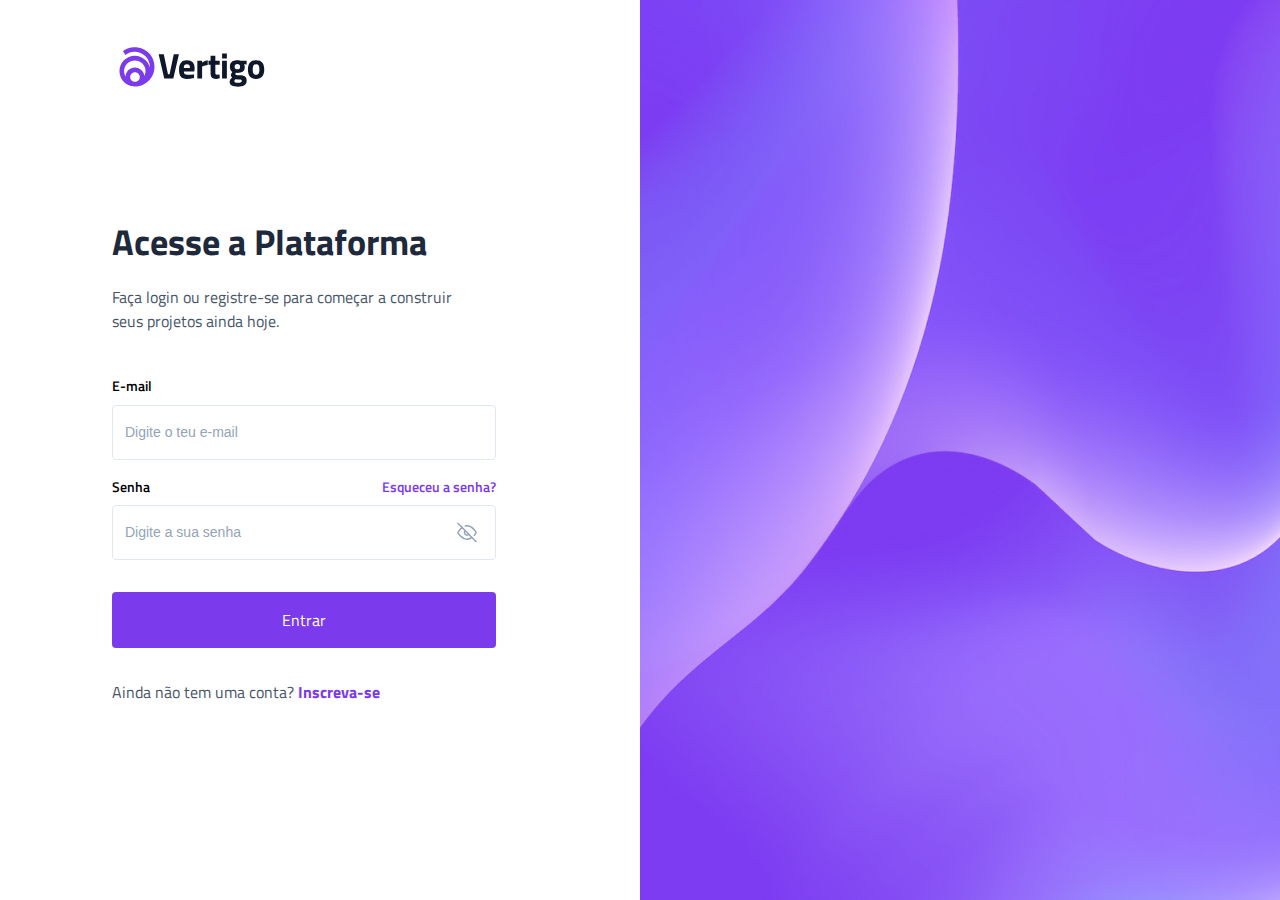
<file: index.html>
<!DOCTYPE html>
<html lang="en">

<head>
  <meta charset="UTF-8">
  <meta http-equiv="X-UA-Compatible" content="IE=edge">
  <meta name="viewport" content="width=device-width, initial-scale=1.0">
  <link rel="stylesheet" href="style.css">
  <link rel="preconnect" href="https://fonts.googleapis.com">
  <link rel="preconnect" href="https://fonts.gstatic.com" crossorigin>
  <link href="https://fonts.googleapis.com/css2?family=Titillium+Web:wght@400;600;700&display=swap" rel="stylesheet">
  <title>Sign In</title>
</head>

<body>
  <div id="page" class="flex">
    <div>
      <header>
        <img src="./assets/logo.svg" alt="Page logo">
      </header>
      <main>
        <div class="headline">
          <h1>Acesse a Plataforma</h1>
          <p>Faça login ou registre-se para começar a construir seus projetos ainda hoje.</p>
        </div>
        <form>
          <div class="input-wrapper">
            <label for="email">E-mail</label>
            <input id="email" type="email" name="email" placeholder="Digite o teu e-mail" required>
          </div>

          <div class="input-wrapper">
            <div class="label-wrapper flex">

              <label for="password">Senha</label>
              <a href="#">Esqueceu a senha?</a>
            </div>
            <input id="password" type="password" name="password" placeholder="Digite a sua senha" required>
            <img onclick="togglePassword()" src="./assets/eye-off.svg" alt="" class="eye">
            <img onclick="togglePassword()" src="./assets/eye-on.svg" alt="" class="eye hide">
          </div>

          <button type="submit">Entrar</button>

          <div class="create-account">
            Ainda não tem uma conta?
            <a href="#">Inscreva-se</a>
          </div>
        </form>
      </main>
    </div>
    <img class="bg-image" src="./assets/bg.jpg" alt="" />
  </div>
  <script src="./script.js"></script>
</body>

</html>
</file>
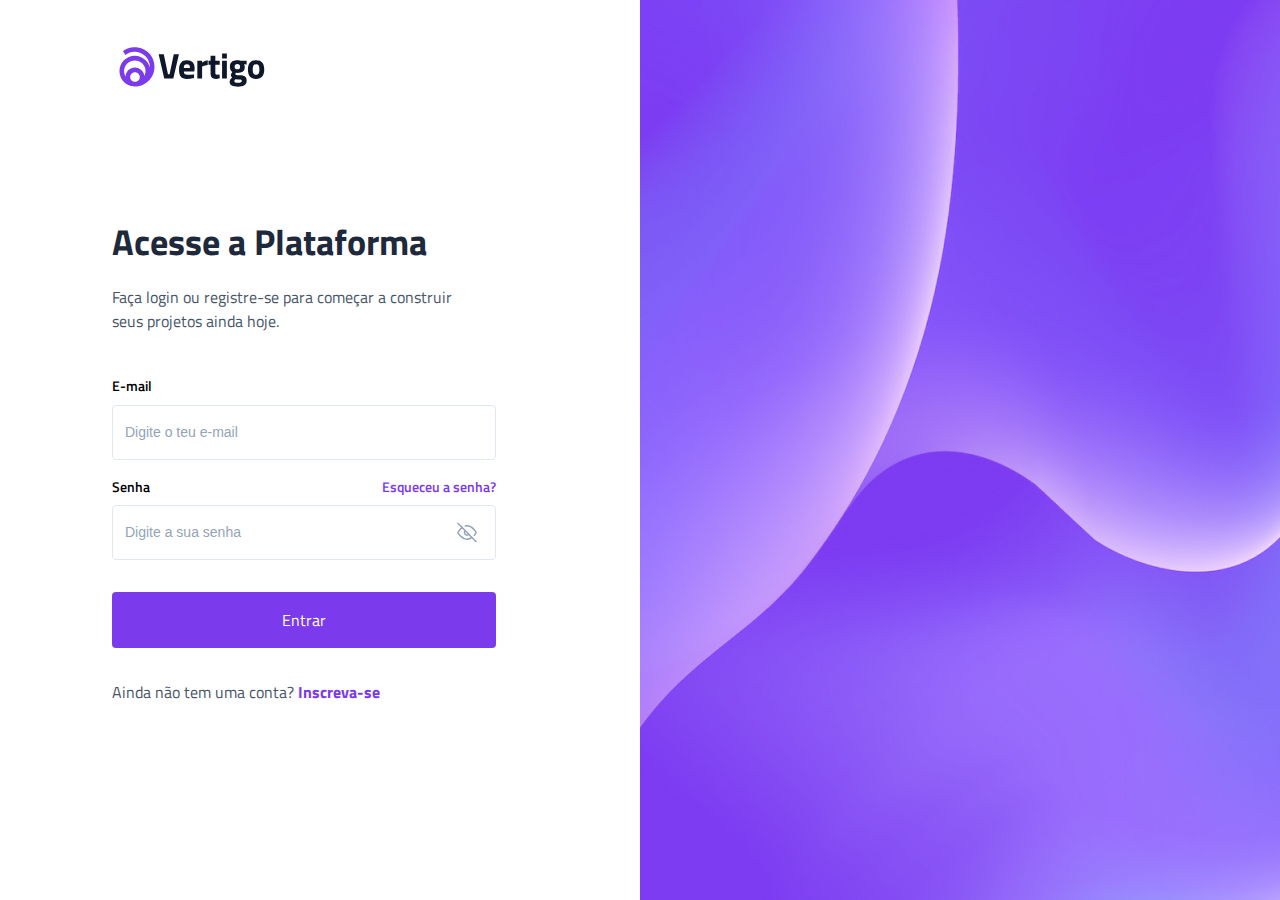
<file: src/index.html>
<!DOCTYPE html>
<html lang="en">

<head>
  <meta charset="UTF-8">
  <meta http-equiv="X-UA-Compatible" content="IE=edge">
  <meta name="viewport" content="width=device-width, initial-scale=1.0">
  <link rel="stylesheet" href="style.css">
  <link rel="preconnect" href="https://fonts.googleapis.com">
  <link rel="preconnect" href="https://fonts.gstatic.com" crossorigin>
  <link href="https://fonts.googleapis.com/css2?family=Titillium+Web:wght@400;600;700&display=swap" rel="stylesheet">
  <title>Sign In</title>
</head>

<body>
  <div id="page" class="flex">
    <div>
      <header>
        <img src="/assets/logo.svg" alt="Page logo">
      </header>
      <main>
        <div class="headline">
          <h1>Acesse a Plataforma</h1>
          <p>Faça login ou registre-se para começar a construir seus projetos ainda hoje.</p>
        </div>
        <form>
          <div class="input-wrapper">
            <label for="email">E-mail</label>
            <input id="email" type="email" name="email" placeholder="Digite o teu e-mail" required>
          </div>

          <div class="input-wrapper">
            <div class="label-wrapper flex">

              <label for="password">Senha</label>
              <a href="#">Esqueceu a senha?</a>
            </div>
            <input id="password" type="password" name="password" placeholder="Digite a sua senha" required>
            <img onclick="togglePassword()" src="/assets/eye-off.svg" alt="" class="eye">
            <img onclick="togglePassword()" src="/assets/eye-on.svg" alt="" class="eye hide">
          </div>

          <button type="submit">Entrar</button>

          <div class="create-account">
            Ainda não tem uma conta?
            <a href="#">Inscreva-se</a>
          </div>
        </form>
      </main>
    </div>
    <img class="bg-image" src="/assets/bg.jpg" alt="" />
  </div>
  <script src="./script.js"></script>
</body>

</html>
</file>
<file: style.css>
* {
  margin: 0;
  padding: 0;
  box-sizing: border-box;
  -webkit-font-smoothing: antialiased;
  -moz-osx-font-smoothing: grayscale;
}

:root {
  font-size: 62.5%;
  font-family: "Titillium Web", sans-serif;
}

body {
  font-size: 1.6rem;
}

button {
  all: unset;
  box-sizing: border-box;
}

a, button, .eye {
  cursor: pointer;
}

a {
  text-decoration: none;
  color: #7c3aed;
  font-weight: 700;
}

a:hover {
    text-decoration: underline;
}


#page > div {
  padding: 4rem 11.2rem;
}

.flex {
  display: flex;
}

#page {
  height: 100vh;
}

#page > * {
  width: 50%;
}

img {
    width: 100%;
    object-fit: cover;
}

header img {
  width: 16rem;
  height: 5.4rem;
}

main {
  margin-top: 11.4rem;
  max-width: 38.4rem;
}

.headline {
  max-width: 35rem;
}

h1 {
  font-weight: 700;
  font-size: 3.6rem;
  line-height: 5.5rem;
  color: #1e293b;
}

h1 + p {
  font-weight: 400;
  margin-top: 1.6rem;
  color: #475569;
}

form {
  margin-top: 4rem;
}

.input-wrapper {
  position: relative;
}

label {
    font-weight: 600;
    font-size: 1.4rem;
    line-height: 2.1rem
    color: #1e293b;
}

.label-wrapper {
  justify-content: space-between;
}

.input-wrapper + .input-wrapper {
    margin-top: 1.6rem;
  }
  

.label-wrapper label + a {
    font-weight: 600;
    font-size: 1.4rem;
    line-height: 2.1rem;
}

input::placeholder {
    color: #94a3b8;
}

input {
  width: 100%;

  background: #ffffff;
  border: 0.1rem solid #e2e8f0;
  border-radius: 0.4rem;

  padding: 1.6rem 1.2rem;
  margin-top: 0.8rem;

  font-size: 1.4rem;
  line-height: 2.1rem;

  color: #1E293B;
}

input:focus,
input:hover {
    border: 0.1rem solid #7c3aed;
    border-radius: 0.4rem;
    outline: 0;
}
input:disabled {
    opacity: 0.35;
}

::-ms-reveal {
  display: none;
}

.eye {
  width: 2rem;
  height: 2rem;
  position: absolute;

  top: 55%;
  right: 5%;
}

.hide {
  display: none;
}

form button {
  display: flex;
  justify-content: center;
  align-items: center;
  padding: 1.6rem 2.4rem;

  background-color: #7c3aed;
  border-radius: 0.4rem;

  width: 100%;
  margin-block: 3.2rem; //Puts margin-top and margin-bottom

  font-weight: bold;
  color: #ffffff;
}

form button:focus {
  outline: 0.2rem solid black;
  border-radius: 0.2rem;
}

form button:hover {
  background: #9f67ff;
}

.create-account {
    color: #475569;
}

@media (max-width: 900px) {
    #page > * {
        width: 100%;
    }

    #page > img {
        display: none;
    }

    #page > div {
        padding: 11rem;
    }

    main {
        max-width: 100%;
    }
}

@media (max-width: 600px) {
    #page > div {
        padding: 4rem;
    }
}
</file>
<file: src/style.css>
* {
  margin: 0;
  padding: 0;
  box-sizing: border-box;
  -webkit-font-smoothing: antialiased;
  -moz-osx-font-smoothing: grayscale;
}

:root {
  font-size: 62.5%;
  font-family: "Titillium Web", sans-serif;
}

body {
  font-size: 1.6rem;
}

button {
  all: unset;
  box-sizing: border-box;
}

a, button, .eye {
  cursor: pointer;
}

a {
  text-decoration: none;
  color: #7c3aed;
  font-weight: 700;
}

a:hover {
    text-decoration: underline;
}


#page > div {
  padding: 4rem 11.2rem;
}

.flex {
  display: flex;
}

#page {
  height: 100vh;
}

#page > * {
  width: 50%;
}

img {
    width: 100%;
    object-fit: cover;
}

header img {
  width: 16rem;
  height: 5.4rem;
}

main {
  margin-top: 11.4rem;
  max-width: 38.4rem;
}

.headline {
  max-width: 35rem;
}

h1 {
  font-weight: 700;
  font-size: 3.6rem;
  line-height: 5.5rem;
  color: #1e293b;
}

h1 + p {
  font-weight: 400;
  margin-top: 1.6rem;
  color: #475569;
}

form {
  margin-top: 4rem;
}

.input-wrapper {
  position: relative;
}

label {
    font-weight: 600;
    font-size: 1.4rem;
    line-height: 2.1rem
    color: #1e293b;
}

.label-wrapper {
  justify-content: space-between;
}

.input-wrapper + .input-wrapper {
    margin-top: 1.6rem;
  }
  

.label-wrapper label + a {
    font-weight: 600;
    font-size: 1.4rem;
    line-height: 2.1rem;
}

input::placeholder {
    color: #94a3b8;
}

input {
  width: 100%;

  background: #ffffff;
  border: 0.1rem solid #e2e8f0;
  border-radius: 0.4rem;

  padding: 1.6rem 1.2rem;
  margin-top: 0.8rem;

  font-size: 1.4rem;
  line-height: 2.1rem;

  color: #1E293B;
}

input:focus,
input:hover {
    border: 0.1rem solid #7c3aed;
    border-radius: 0.4rem;
    outline: 0;
}
input:disabled {
    opacity: 0.35;
}

::-ms-reveal {
  display: none;
}

.eye {
  width: 2rem;
  height: 2rem;
  position: absolute;

  top: 55%;
  right: 5%;
}

.hide {
  display: none;
}

form button {
  display: flex;
  justify-content: center;
  align-items: center;
  padding: 1.6rem 2.4rem;

  background-color: #7c3aed;
  border-radius: 0.4rem;

  width: 100%;
  margin-block: 3.2rem; //Puts margin-top and margin-bottom

  font-weight: bold;
  color: #ffffff;
}

form button:focus {
  outline: 0.2rem solid black;
  border-radius: 0.2rem;
}

form button:hover {
  background: #9f67ff;
}

.create-account {
    color: #475569;
}

@media (max-width: 900px) {
    #page > * {
        width: 100%;
    }

    #page > img {
        display: none;
    }

    #page > div {
        padding: 11rem;
    }

    main {
        max-width: 100%;
    }
}

@media (max-width: 600px) {
    #page > div {
        padding: 4rem;
    }
}
</file>
